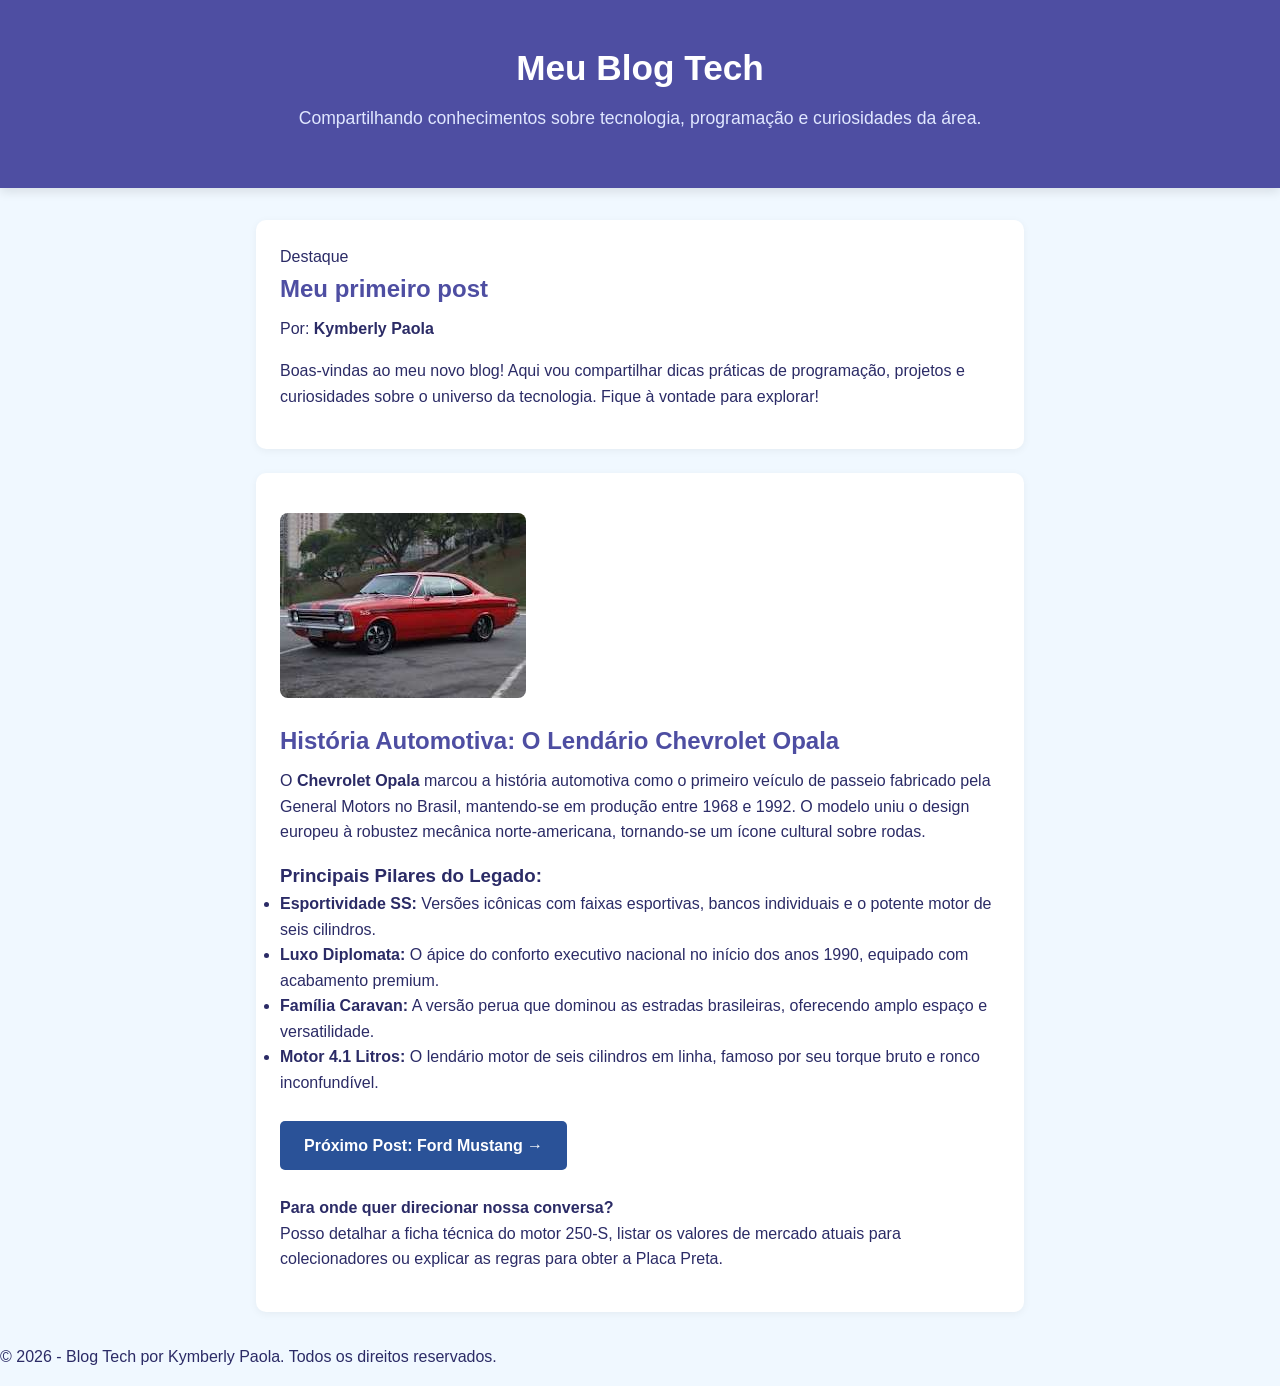
<file: index.html>
<!DOCTYPE html>
<html lang="pt-br">
<head>
    <meta charset="UTF-8">
    <meta name="viewport" content="width=device-width, initial-scale=1.0">
    <title>Meu Blog Tech | Kymberly Paola</title>
    <link rel="stylesheet" href="style.css">
</head>
<body>

    <header class="main-header">
        <div class="header-content">
            <h1>Meu Blog Tech</h1>
            <p class="subtitle">Compartilhando conhecimentos sobre tecnologia, programação e curiosidades da área.</p>
        </div>
    </header>

    <main class="container">

        <article class="card post-card">
            <span class="tag">Destaque</span>
            <h2>Meu primeiro post</h2>
            <p class="author">Por: <strong>Kymberly Paola</strong></p>
            <p class="post-content">
                Boas-vindas ao meu novo blog! Aqui vou compartilhar dicas práticas de programação, projetos 
                e curiosidades sobre o universo da tecnologia. Fique à vontade para explorar!
            </p>
        </article>

        <article class="card article-card">
            <!-- Ajuste 1: Agora a foto do Opala também funciona como um link clicável -->
            <div class="article-image">
                <a href="mustang-trabalho.html">
                    <img src="download.jpeg" alt="Chevrolet Opala SS Vermelho" style="cursor: pointer;">
                </a>
            </div>
            
            <div class="article-body">
                <h2>História Automotiva: O Lendário Chevrolet Opala</h2>
                <p>
                    O <strong>Chevrolet Opala</strong> marcou a história automotiva como o primeiro veículo de passeio fabricado 
                    pela General Motors no Brasil, mantendo-se em produção entre 1968 e 1992. O modelo uniu o design europeu 
                    à robustez mecânica norte-americana, tornando-se um ícone cultural sobre rodas.
                </p>

                <h3>Principais Pilares do Legado:</h3>
                <ul class="legacy-list">
                    <li><strong>Esportividade SS:</strong> Versões icônicas com faixas esportivas, bancos individuais e o potente motor de seis cilindros.</li>
                    <li><strong>Luxo Diplomata:</strong> O ápice do conforto executivo nacional no início dos anos 1990, equipado com acabamento premium.</li>
                    <li><strong>Família Caravan:</strong> A versão perua que dominou as estradas brasileiras, oferecendo amplo espaço e versatilidade.</li>
                    <li><strong>Motor 4.1 Litros:</strong> O lendário motor de seis cilindros em linha, famoso por seu torque bruto e ronco inconfundível.</li>
                </ul>

                <!-- Ajuste 2: Adicionado o botão oficial de navegação para a próxima página -->
                <div class="nav-container" style="margin: 25px 0;">
                    <a href="pagina2.html" class="btn-primary" style="display: inline-block; background-color: #2a5298; color: #fff; text-decoration: none; padding: 12px 24px; border-radius: 5px; font-weight: bold;">Próximo Post: Ford Mustang &rarr;</a>
                </div>

                <div class="interactive-box">
                    <h4>Para onde quer direcionar nossa conversa?</h4>
                    <p>Posso detalhar a ficha técnica do motor 250-S, listar os valores de mercado atuais para colecionadores ou explicar as regras para obter a Placa Preta.</p>
                </div>
            </div>
        </article>

    </main>

    <footer>
        <p>&copy; 2026 - Blog Tech por Kymberly Paola. Todos os direitos reservados.</p>
    </footer>

</body>
</html>
</file>
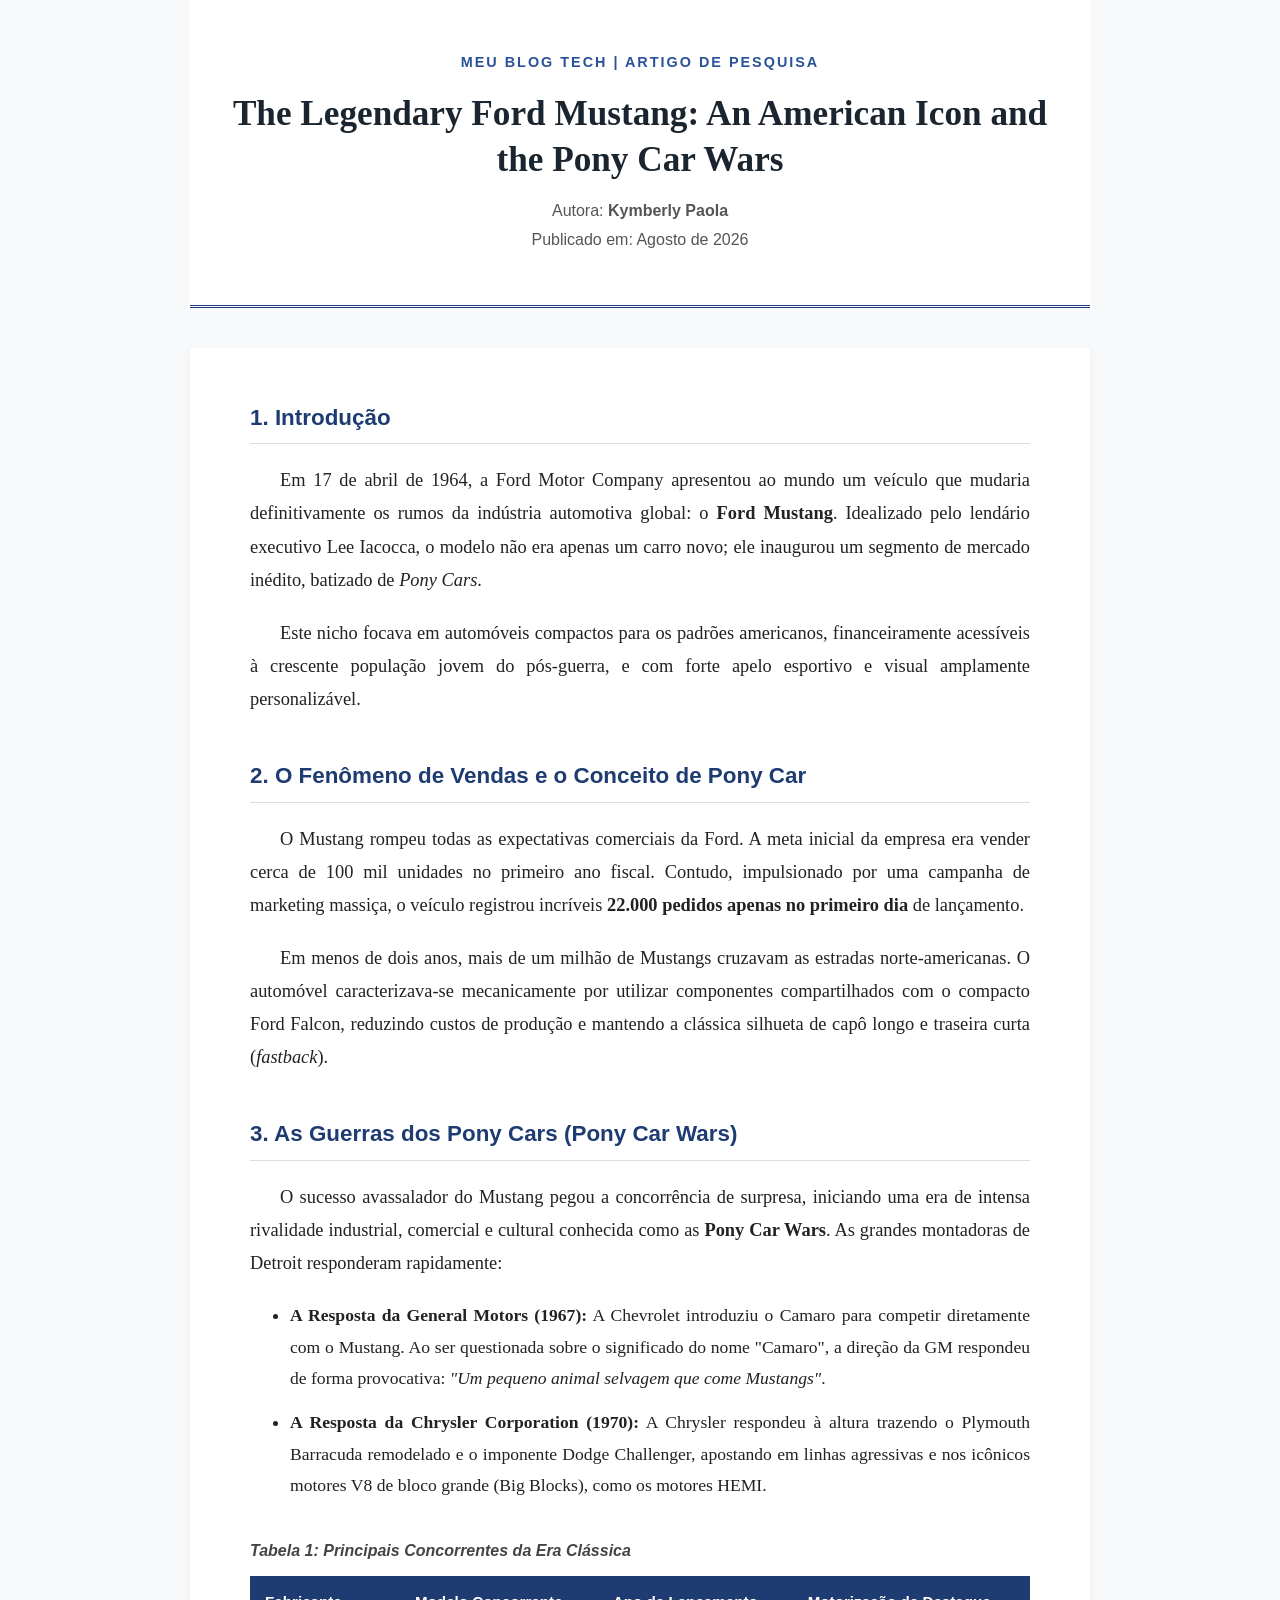
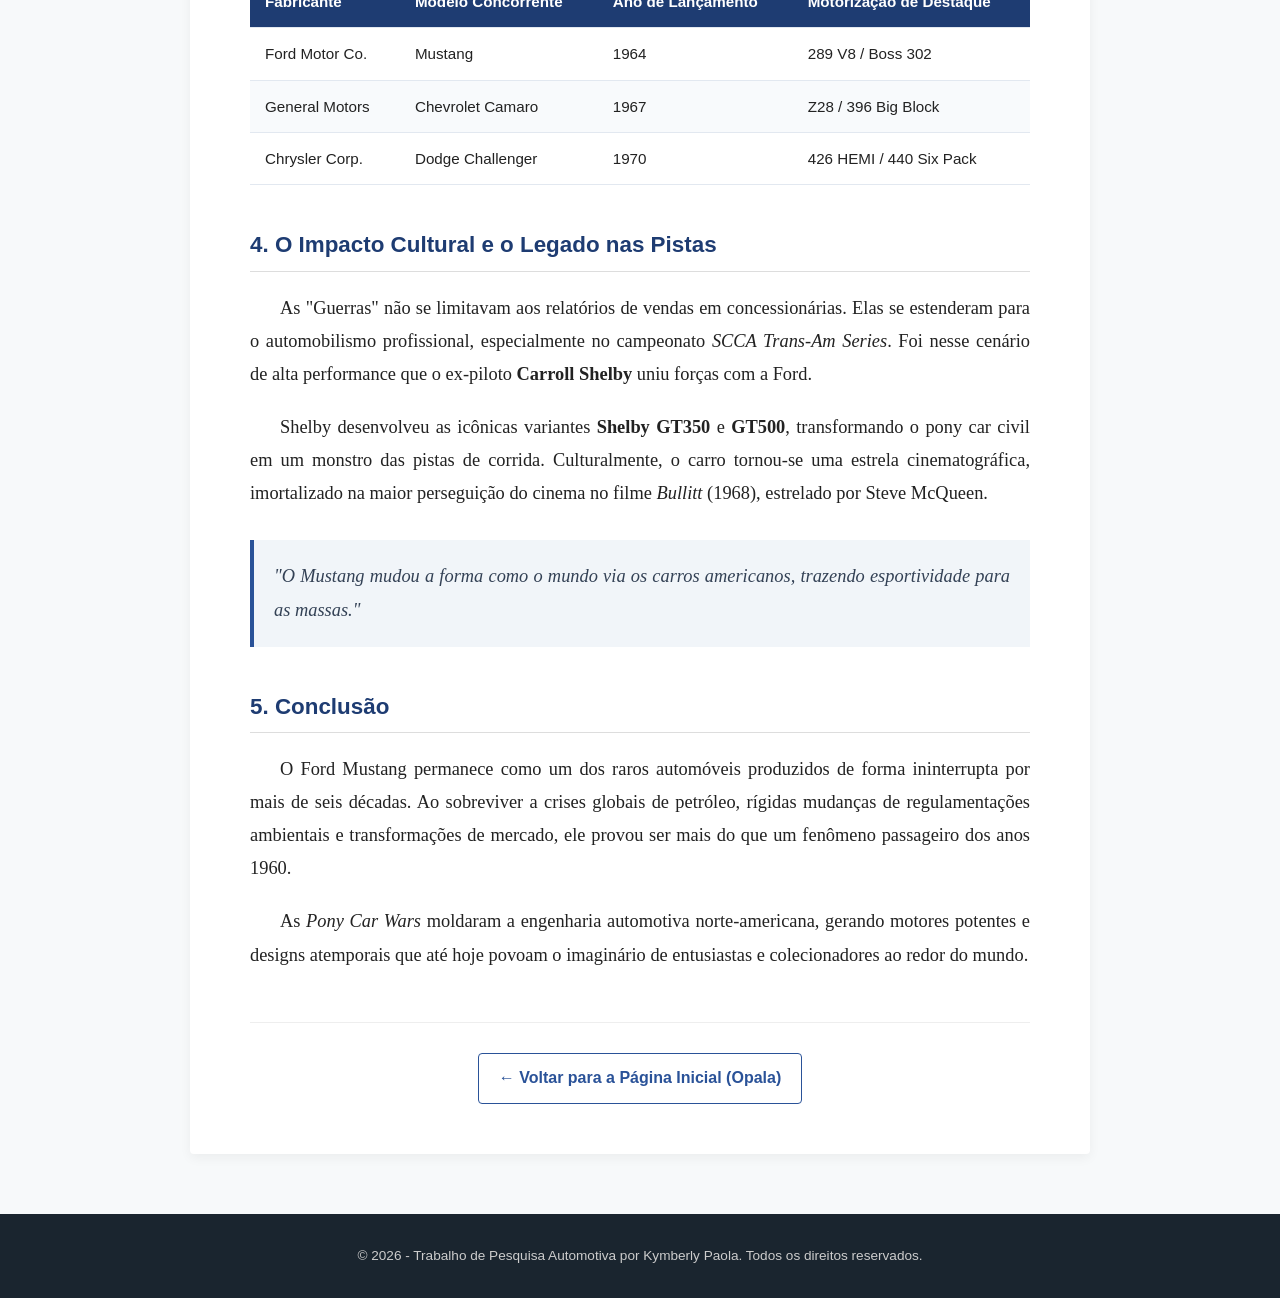
<file: pagina2.html>
<!DOCTYPE html>
<html lang="pt-br">
<head>
    <meta charset="UTF-8">
    <meta name="viewport" content="width=device-width, initial-scale=1.0">
    <title>Trabalho Acadêmico - Ford Mustang e as Pony Car Wars</title>
    <link rel="stylesheet" href="estilo_pagina_2.css">
</head>
<body>

    <header class="academic-header">
        <span class="institution">Meu Blog Tech | Artigo de Pesquisa</span>
        <h1>The Legendary Ford Mustang: An American Icon and the Pony Car Wars</h1>
        <p class="author">Autora: <strong>Kymberly Paola</strong></p>
        <p class="date">Publicado em: Agosto de 2026</p>
    </header>

    <main class="paper-container">

        <!-- Seção 1 -->
        <section class="paper-section">
            <h2>1. Introdução</h2>
            <p>
                Em 17 de abril de 1964, a Ford Motor Company apresentou ao mundo um veículo que mudaria definitivamente os rumos da indústria automotiva global: o <strong>Ford Mustang</strong>. Idealizado pelo lendário executivo Lee Iacocca, o modelo não era apenas um carro novo; ele inaugurou um segmento de mercado inédito, batizado de <em>Pony Cars</em>. 
            </p>
            <p>
                Este nicho focava em automóveis compactos para os padrões americanos, financeiramente acessíveis à crescente população jovem do pós-guerra, e com forte apelo esportivo e visual amplamente personalizável.
            </p>
        </section>

        <!-- Seção 2 -->
        <section class="paper-section">
            <h2>2. O Fenômeno de Vendas e o Conceito de Pony Car</h2>
            <p>
                O Mustang rompeu todas as expectativas comerciais da Ford. A meta inicial da empresa era vender cerca de 100 mil unidades no primeiro ano fiscal. Contudo, impulsionado por uma campanha de marketing massiça, o veículo registrou incríveis <strong>22.000 pedidos apenas no primeiro dia</strong> de lançamento. 
            </p>
            <p>
                Em menos de dois anos, mais de um milhão de Mustangs cruzavam as estradas norte-americanas. O automóvel caracterizava-se mecanicamente por utilizar componentes compartilhados com o compacto Ford Falcon, reduzindo custos de produção e mantendo a clássica silhueta de capô longo e traseira curta (<em>fastback</em>).
            </p>
        </section>

        <!-- Seção 3 -->
        <section class="paper-section">
            <h2>3. As Guerras dos Pony Cars (Pony Car Wars)</h2>
            <p>
                O sucesso avassalador do Mustang pegou a concorrência de surpresa, iniciando uma era de intensa rivalidade industrial, comercial e cultural conhecida como as <strong>Pony Car Wars</strong>. As grandes montadoras de Detroit responderam rapidamente:
            </p>
            
            <ul class="academic-list">
                <li><strong>A Resposta da General Motors (1967):</strong> A Chevrolet introduziu o Camaro para competir diretamente com o Mustang. Ao ser questionada sobre o significado do nome "Camaro", a direção da GM respondeu de forma provocativa: <em>"Um pequeno animal selvagem que come Mustangs"</em>.</li>
                <li><strong>A Resposta da Chrysler Corporation (1970):</strong> A Chrysler respondeu à altura trazendo o Plymouth Barracuda remodelado e o imponente Dodge Challenger, apostando em linhas agressivas e nos icônicos motores V8 de bloco grande (Big Blocks), como os motores HEMI.</li>
            </ul>

            <div class="table-container">
                <h3>Tabela 1: Principais Concorrentes da Era Clássica</h3>
                <table>
                    <thead>
                        <tr>
                            <th>Fabricante</th>
                            <th>Modelo Concorrente</th>
                            <th>Ano de Lançamento</th>
                            <th>Motorização de Destaque</th>
                        </tr>
                    </thead>
                    <tbody>
                        <tr>
                            <td>Ford Motor Co.</td>
                            <td>Mustang</td>
                            <td>1964</td>
                            <td>289 V8 / Boss 302</td>
                        </tr>
                        <tr>
                            <td>General Motors</td>
                            <td>Chevrolet Camaro</td>
                            <td>1967</td>
                            <td>Z28 / 396 Big Block</td>
                        </tr>
                        <tr>
                            <td>Chrysler Corp.</td>
                            <td>Dodge Challenger</td>
                            <td>1970</td>
                            <td>426 HEMI / 440 Six Pack</td>
                        </tr>
                    </tbody>
                </table>
            </div>
        </section>

        <!-- Seção 4 -->
        <section class="paper-section">
            <h2>4. O Impacto Cultural e o Legado nas Pistas</h2>
            <p>
                As "Guerras" não se limitavam aos relatórios de vendas em concessionárias. Elas se estenderam para o automobilismo profissional, especialmente no campeonato <em>SCCA Trans-Am Series</em>. Foi nesse cenário de alta performance que o ex-piloto <strong>Carroll Shelby</strong> uniu forças com a Ford.
            </p>
            <p>
                Shelby desenvolveu as icônicas variantes <strong>Shelby GT350</strong> e <strong>GT500</strong>, transformando o pony car civil em um monstro das pistas de corrida. Culturalmente, o carro tornou-se uma estrela cinematográfica, imortalizado na maior perseguição do cinema no filme <em>Bullitt</em> (1968), estrelado por Steve McQueen.
            </p>

            <aside class="quote-box">
                <p>"O Mustang mudou a forma como o mundo via os carros americanos, trazendo esportividade para as massas."</p>
            </aside>
        </section>

        <!-- Seção 5 -->
        <section class="paper-section">
            <h2>5. Conclusão</h2>
            <p>
                O Ford Mustang permanece como um dos raros automóveis produzidos de forma ininterrupta por mais de seis décadas. Ao sobreviver a crises globais de petróleo, rígidas mudanças de regulamentações ambientais e transformações de mercado, ele provou ser mais do que um fenômeno passageiro dos anos 1960. 
            </p>
            <p>
                As <em>Pony Car Wars</em> moldaram a engenharia automotiva norte-americana, gerando motores potentes e designs atemporais que até hoje povoam o imaginário de entusiastas e colecionadores ao redor do mundo.
            </p>
        </section>

        <!-- Botão de Navegação -->
        <div class="academic-navigation">
            <a href="index.html" class="btn-academic">&larr; Voltar para a Página Inicial (Opala)</a>
        </div>

    </main>

    <footer class="academic-footer">
        <p>&copy; 2026 - Trabalho de Pesquisa Automotiva por Kymberly Paola. Todos os direitos reservados.</p>
    </footer>

</body>
</html>
</file>
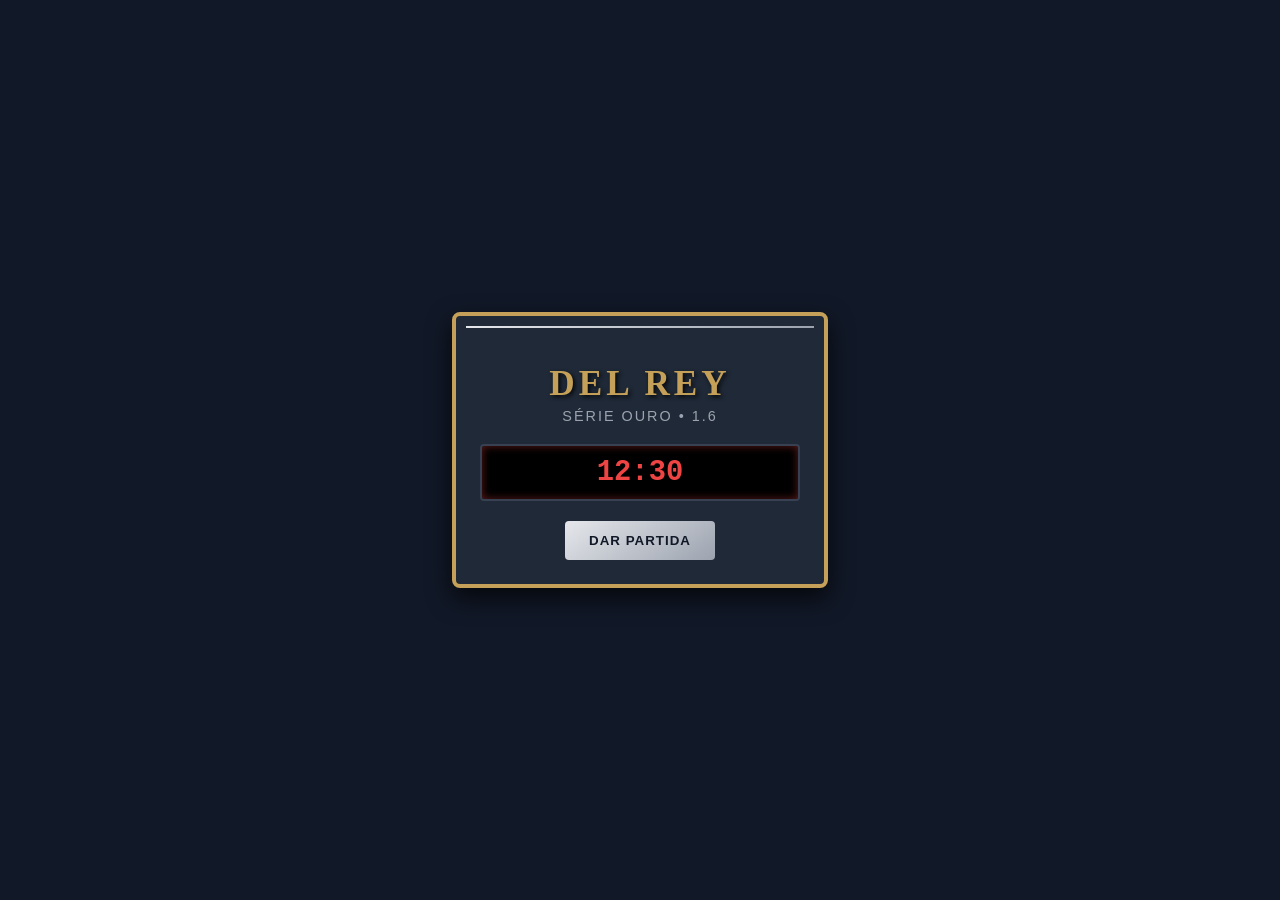
<file: pagina3.html>
<!DOCTYPE html>
<html lang="pt-BR">
<head>
  <meta charset="UTF-8">
  <meta name="viewport" content="width=device-width, initial-scale=1.0">
  <title>Ford Del Rey - Clássico</title>
  <!-- Link para o arquivo CSS externo (ou cole dentro da tag <style>) -->
  <link rel="stylesheet" href="estilodelrey.css">
</head>
<body>

  <!-- Card inspirado no painel e emblema do Del Rey -->
  <div class="del-rei-card">
    
    <!-- Nome e Versão do Carro -->
    <h1>DEL REY</h1>
    <div class="versao">Série Ouro • 1.6</div>

    <!-- Homenagem ao famoso relógio digital de LED no teto/painel -->
    <div class="relogio-digital">
      12:30
    </div>

    <!-- Botão interativo no estilo retro -->
    <button class="btn-liga" onclick="darPartida()">Dar Partida</button>

  </div>

  <script>
    function darPartida() {
      alert("Vrummm! O motor CHT/Corcel do Del Rey está ligado com todo o conforto!");
    }
  </script>

</body>
</html>
</file>
<file: style.css>
/* CONFIGURAÇÕES GERAIS */
* {
    margin: 0;
    padding: 0;
    box-sizing: border-box;
}

body {
    font-family: 'Segoe UI', Tahoma, Geneva, Verdana, sans-serif;
    font-size: 16px;
    background-color: #f0f8ff; /* Tom claro próximo ao azure */
    color: #2b2b66; /* Azul escuro elegante para o texto principal */
    line-height: 1.6;
}

/* CABEÇALHO */
header {
    background-color: rgb(78, 78, 162);
    color: #ffffff; /* Texto branco para garantir bom contraste */
    padding: 2.5rem 1rem;
    text-align: center;
    box-shadow: 0 4px 10px rgba(0, 0, 0, 0.1);
}

header h1 {
    font-size: 2.2rem;
    margin-bottom: 0.5rem;
}

header p, header .subtitle {
    color: #e0e7ff; /* Texto secundário levemente suavizado */
    font-size: 1.1rem;
}

/* CARDS E CONTEÚDO (Para o HTML estilizado) */
main {
    max-width: 800px;
    margin: 2rem auto;
    padding: 0 1rem;
}

article {
    background-color: #ffffff;
    border-radius: 10px;
    padding: 1.5rem;
    margin-bottom: 1.5rem;
    box-shadow: 0 2px 8px rgba(0, 0, 0, 0.05);
}

h2 {
    color: rgb(78, 78, 162);
    margin-bottom: 0.5rem;
}

p {
    margin-bottom: 1rem;
}

/* IMAGENS RESPONSIVAS */
img {
    max-width: 100%;
    height: auto;
    border-radius: 8px;
    margin: 1rem 0;
}
</file>
<file: estilo_pagina_2.css>
/* Reset de Margens e Configurações Base */
* {
    margin: 0;
    padding: 0;
    box-sizing: border-box;
}

body {
    font-family: 'Times New Roman', Times, serif; /* Estilo clássico acadêmico */
    line-height: 1.8;
    background-color: #f7f9fa;
    color: #222;
}

/* Cabeçalho do Trabalho */
.academic-header {
    background-color: #fff;
    border-bottom: 3px double #1e3c72;
    padding: 50px 20px;
    text-align: center;
    max-width: 900px;
    margin: 0 auto;
}

.academic-header .institution {
    display: block;
    font-family: 'Segoe UI', sans-serif;
    font-size: 0.9rem;
    text-transform: uppercase;
    color: #2a5298;
    letter-spacing: 2px;
    margin-bottom: 15px;
    font-weight: bold;
}

.academic-header h1 {
    font-size: 2.2rem;
    color: #1a252f;
    margin-bottom: 15px;
    line-height: 1.3;
}

.academic-header p {
    font-family: 'Segoe UI', sans-serif;
    font-size: 1rem;
    color: #555;
}

/* Container do Corpo do Texto */
.paper-container {
    max-width: 900px;
    margin: 40px auto;
    background-color: #fff;
    padding: 50px 60px;
    box-shadow: 0 4px 12px rgba(0, 0, 0, 0.05);
    border-radius: 4px;
}

/* Seções Acadêmicas */
.paper-section {
    margin-bottom: 40px;
}

.paper-section h2 {
    font-family: 'Segoe UI', sans-serif;
    font-size: 1.4rem;
    color: #1e3c72;
    border-bottom: 1px solid #ddd;
    padding-bottom: 5px;
    margin-bottom: 20px;
}

.paper-section p {
    text-indent: 30px; /* Recuo clássico de parágrafo de artigo */
    text-align: justify;
    margin-bottom: 20px;
    font-size: 1.15rem;
}

/* Listas de Conteúdo */
.academic-list {
    margin: 20px 0 30px 40px;
}

.academic-list li {
    font-size: 1.1rem;
    margin-bottom: 12px;
    text-align: justify;
}

/* Tabelas Acadêmicas */
.table-container {
    margin: 35px 0;
}

.table-container h3 {
    font-family: 'Segoe UI', sans-serif;
    font-size: 1rem;
    color: #444;
    margin-bottom: 10px;
    font-style: italic;
}

table {
    width: 100%;
    border-collapse: collapse;
    font-family: 'Segoe UI', sans-serif;
    font-size: 0.95rem;
    margin-bottom: 15px;
}

th, td {
    padding: 12px 15px;
    text-align: left;
}

th {
    background-color: #1e3c72;
    color: #fff;
    font-weight: 600;
}

tr:nth-child(even) {
    background-color: #f8fafc;
}

tr {
    border-bottom: 1px solid #e2e8f0;
}

/* Citações e Notas Laterais */
.quote-box {
    background-color: #f1f5f9;
    border-left: 4px solid #2a5298;
    padding: 20px;
    margin: 30px 0;
    font-style: italic;
}

.quote-box p {
    text-indent: 0;
    margin-bottom: 0;
    color: #334155;
}

/* Botão de Retorno */
.academic-navigation {
    border-top: 1px solid #eee;
    padding-top: 30px;
    margin-top: 50px;
    text-align: center;
}

.btn-academic {
    display: inline-block;
    font-family: 'Segoe UI', sans-serif;
    color: #2a5298;
    text-decoration: none;
    font-weight: bold;
    border: 1px solid #2a5298;
    padding: 10px 20px;
    border-radius: 4px;
    transition: all 0.2s ease;
}

.btn-academic:hover {
    background-color: #2a5298;
    color: #fff;
}

/* Rodapé Acadêmico */
.academic-footer {
    text-align: center;
    padding: 30px 20px;
    background-color: #1a252f;
    color: #ccc;
    font-family: 'Segoe UI', sans-serif;
    font-size: 0.85rem;
    margin-top: 60px;
}

/* Ajustes de Responsividade para Celulares */
@media (max-width: 768px) {
    .paper-container {
        padding: 30px 20px;
        margin: 10px;
    }
    
    .academic-header h1 {
        font-size: 1.7rem;
    }
    
    table {
        font-size: 0.8rem;
    }
    
    th, td {
        padding: 8px 10px;
    }
}
</file>
<file: estilodelrey.css>
/* ===================================================
   ESTILO HOMENAGEM: FORD DEL REY (ÍCONE ANOS 80/90)
   =================================================== */

:root {
  /* Cores clássicas do modelo Ouro */
  --delrei-dourado: #c5a059;
  --delrei-prata: #d1d5db;
  --delrei-vinho: #581c87;
  --painel-fundo: #111827;
  --texto-retro: #f3f4f6;
  --detalhe-cromado: linear-gradient(145deg, #e5e7eb, #9ca3af);
}

/* Corpo da página */
body {
  background-color: var(--painel-fundo);
  color: var(--texto-retro);
  font-family: 'Segoe UI', Tahoma, Geneva, Verdana, sans-serif;
  display: flex;
  justify-content: center;
  align-items: center;
  min-height: 100vh;
  margin: 0;
}

/* Card Principal - Estilo Painel do Del Rey */
.del-rei-card {
  background: #1f2937;
  border: 4px solid var(--delrei-dourado);
  border-radius: 8px;
  width: 320px;
  padding: 24px;
  box-shadow: 0 10px 25px rgba(0, 0, 0, 0.7);
  text-align: center;
  position: relative;
}

/* Friso Cromado (Detalhe Clássico) */
.del-rei-card::before {
  content: "";
  position: absolute;
  top: 10px;
  left: 10px;
  right: 10px;
  height: 2px;
  background: var(--detalhe-cromado);
}

/* Título estilo Emblemático */
.del-rei-card h1 {
  font-family: 'Georgia', serif;
  font-size: 2.2rem;
  letter-spacing: 4px;
  color: var(--delrei-dourado);
  text-shadow: 2px 2px 4px rgba(0, 0, 0, 0.8);
  margin-bottom: 4px;
  text-transform: uppercase;
}

/* Subtítulo Versão Ouro */
.del-rei-card .versao {
  font-size: 0.9rem;
  letter-spacing: 2px;
  color: #9ca3af;
  margin-bottom: 20px;
  text-transform: uppercase;
}

/* Relógio Digital Clássico do Painel */
.relogio-digital {
  background-color: #000000;
  color: #ef4444; /* LED Vermelho/Laranja vintage */
  font-family: 'Courier New', Courier, monospace;
  font-size: 1.8rem;
  font-weight: bold;
  padding: 10px;
  border-radius: 4px;
  border: 2px solid #374151;
  box-shadow: inset 0 0 8px rgba(239, 68, 68, 0.4);
  margin-bottom: 20px;
}

/* Botão Estilo Chave / Partida */
.btn-liga {
  background: var(--detalhe-cromado);
  color: #111827;
  border: none;
  padding: 12px 24px;
  font-weight: bold;
  letter-spacing: 1px;
  border-radius: 4px;
  cursor: pointer;
  transition: all 0.3s ease;
  text-transform: uppercase;
}

.btn-liga:hover {
  background: var(--delrei-dourado);
  color: #ffffff;
  box-shadow: 0 0 12px rgba(197, 160, 89, 0.6);
}
</file>
